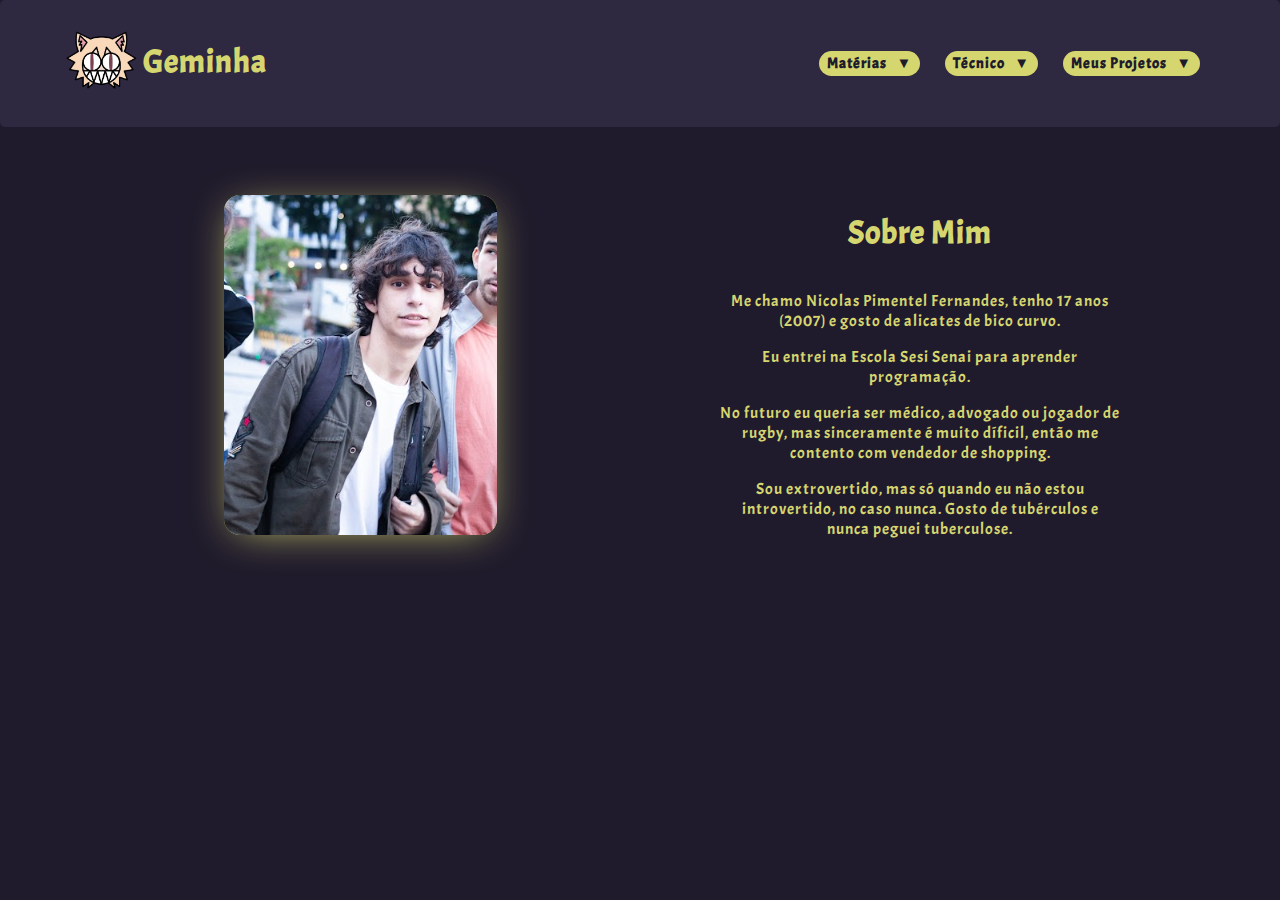
<file: index.html>
<!DOCTYPE html>
<html lang="en">
<head>
    <meta charset="UTF-8">
    <meta name="viewport" content="width=device-width, initial-scale=1.0">
    <title>Portfolio Gemal</title>
    <link rel="stylesheet" href="style.css">
</head>
<body>
    <header>
        <div class="gemdiva">
            <a href="index.html"> <img src="gemagens/logo.png" alt="Logo" class="gemlogo"></a> 
            <h1>Geminha</h1>
        </div>
        <nav>
            <ul>
                 <div class="paste-button">
                    <button class="button">Matérias &nbsp; ▼</button>
                    <div class="dropdown-content"> 
                    <a href="materias/humanas.html" class="gem1">Humanas</a>
                    <a href="materias/linguagens.html" class="gem2">Linguagens</a>
                    <a href="materias/matematica.html" class="gem2">Matemática</a>
                    <a href="materias/natureza.html" class="gem3">Natureza</a>
                    </div>
                  </div>
                  <div class="paste-button">
                    <button class="button">Técnico &nbsp; ▼</button>
                    <div class="dropdown-content"> 
                    <a href="tecnico/banco.html" class="gem1">Banco de Dados</a>
                    <a href="tecnico/desenvolv.html" class="gem2">Desenvolvimento de Sistemas</a>
                    <a href="tecnico/implanta.html" class="gem2">Implantação e Manutenção de Sistemas</a>
                    <a href="tecnico/mode.html" class="gem2">Modelagem de Sistemas</a>
                    <a href="../tecnico/teste.html" class="gem2">Teste de Sistemas</a>
                    <a href="https://docs.google.com/document/d/15PEaZbfwAQTMQNyluL918mG1O6o7k94fG2k2cEOFBBo/edit?usp=sharing" class="gem3">Projetos Próprios</a>
                    </div>
                  </div>
                  <div class="paste-button">
                    <button class="button">Meus Projetos &nbsp; ▼</button>
                    <div class="dropdown-content"> 
                    <a href="https://docs.google.com/document/d/1ASHefqeDinNM9ug_vU15k3RAyjAckNn4OVEjFodsIhk/edit?usp=sharing" class="gem1">Hunter X Hunter RPG</a>
                    <a href="https://docs.google.com/document/d/1JSsfu6dkbZevFYMJ7hnGMcbfyiMViSofcXL0ELH0e8w/edit?usp=sharing" class="gem2">Magias & Bruxarias</a>
                    <a href="https://docs.google.com/document/d/1jPvqGOL6-XljgvyHxgCTBGMi8Ci_qanh73GZWkjIrTs/edit?usp=sharing" class="gem2">Chainsaw Man RPG</a>
                    <a href="https://docs.google.com/document/d/16K2_RzJkYmVitFfZHU4jAYVYEcnP89MSzhfIQ3HKmjY/edit?usp=sharing" class="gem2">Medo e Fome</a>
                    <a href="https://docs.google.com/document/d/1y_OFkpsmvB6aFCZy2YbVPeG0zuLxpmu2Yv5PKYjZX4g/edit?usp=sharing" class="gem2">Bleach</a>
                    <a href="https://open.spotify.com/intl-pt/artist/21lJIgXMmUZ24rrCIu3e4i" class="gem2">Verde Menta</a>
                    <a href="https://docs.google.com/document/d/1EvNj6PvHyrMWGt51IReAk2CWZysHSwudgE-PD4tmt3U/edit?usp=sharing" class="gem3">Gehenna</a>
                    </div>
            </ul>
        </nav>
    </header>
    <div class="gema" style="margin-top: 4rem;">
        <div>
            <img class="gemb" src="gemagens/geminhaeu.png" alt="Minha Foto">
        </div>
        <div>
            <h1>Sobre Mim</h1>
            <p>Me chamo Nicolas Pimentel Fernandes, tenho 17 anos (2007) e gosto de alicates de bico curvo.</p>
            <p>Eu entrei na Escola Sesi Senai para aprender programação.</p>
            <p>No futuro eu queria ser médico, advogado ou jogador de rugby, mas sinceramente é muito díficil, então me contento com vendedor de shopping.</p>
            <p>Sou extrovertido, mas só quando eu não estou introvertido, no caso nunca. Gosto de tubérculos e nunca peguei tuberculose.</p>
        </div>
    </div>
    <footer>

    </footer>
</body>
</html>
</file>
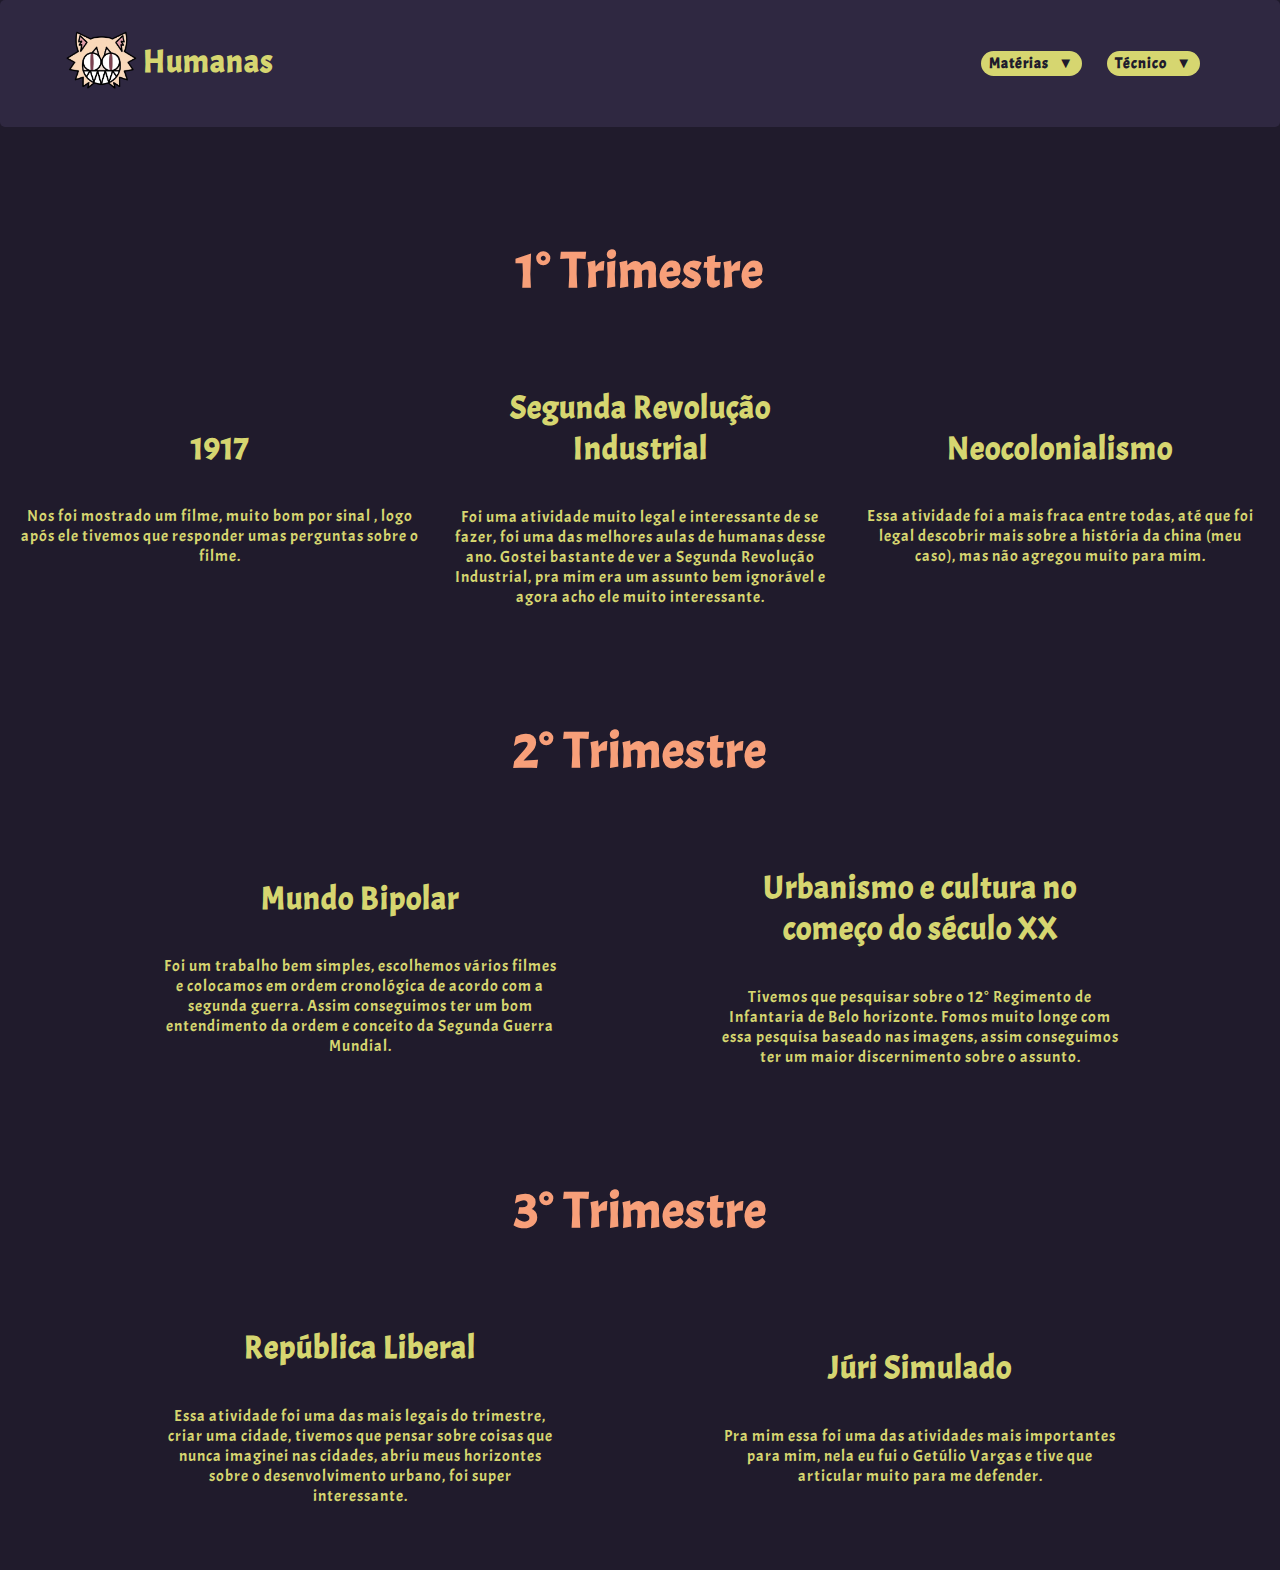
<file: materias/humanas.html>
<!DOCTYPE html>
<html lang="en">
<head>
    <meta charset="UTF-8">
    <meta name="viewport" content="width=device-width, initial-scale=1.0">
    <title>Humanas</title>
    <link rel="stylesheet" href="../style.css">
</head>
<body>
    <header>
        <div class="gemdiva">
            <a href="../index.html"> <img src="../gemagens/logo.png" alt="Logo" class="gemlogo"></a> 
            <h1>Humanas</h1>
        </div>
        <nav>
            <ul>
                 <div class="paste-button">
                    <button class="button">Matérias &nbsp; ▼</button>
                    <div class="dropdown-content"> 
                    <a href="humanas.html" class="gem1">Humanas</a>
                    <a href="linguagens.html" class="gem2">Linguagens</a>
                    <a href="matematica.html" class="gem2">Matemática</a>
                    <a href="natureza.html" class="gem3">Natureza</a>
                    </div>
                  </div>
                  <div class="paste-button">
                    <button class="button">Técnico &nbsp; ▼</button>
                    <div class="dropdown-content"> 
                    <a href="../tecnico/banco.html" class="gem1">Banco de Dados</a>
                    <a href="../tecnico/desenvolv.html" class="gem2">Desenvolvimento de Sistemas</a>
                    <a href="../tecnico/implanta.html" class="gem2">Implantação e Manutenção de Sistemas</a>
                    <a href="../tecnico/mode.html" class="gem2">Modelagem de Sistemas</a>
                    <a href="../tecnico/progdeapp.html" class="gem2">Programação de Aplicativos</a>
                    <a href="../tecnico/teste.html" class="gem2">Teste de Sistemas</a>
                    <a href="https://docs.google.com/document/d/15PEaZbfwAQTMQNyluL918mG1O6o7k94fG2k2cEOFBBo/edit?usp=sharing" class="gem3">Projetos Próprios</a>
                    </div>
                  </div>
            </ul>
        </nav>
    </header>
    <div class="gemtri">
        <h1>1° Trimestre</h1>
    </div>
    <div class="gema" style="margin-top: 4rem; text-align: center;">
        <div>
            <a class="gemtrab" href="https://docs.google.com/document/d/1kRDO_NI3e488tere22mqcR0pIIiIqZB4oKxayAZPw7k/edit?usp=sharing"><h1>1917</h1></a>
            <p>Nos foi mostrado um filme, muito bom por sinal , logo após ele tivemos que responder umas perguntas sobre o filme.</p>
        </div>
        <div>
            <a class="gemtrab" href="https://docs.google.com/document/d/1HURtWhEmoLvt9cubi9WrzUvmpRcUoLbpbu_k2BMql9w/edit?usp=sharing"><h1>Segunda Revolução Industrial</h1></a>
            <p>Foi uma atividade muito legal e interessante de se fazer, foi uma das melhores aulas de humanas desse ano. Gostei bastante de ver a Segunda Revolução Industrial, pra mim era um assunto bem ignorável e agora acho ele muito interessante.</p>
        </div>
        <div>
            <a class="gemtrab" href="https://www.canva.com/design/DAF-i2TgMhQ/kiqflSshyiQn1DEHymyT0Q/edit?utm_content=DAF-i2TgMhQ&utm_campaign=designshare&utm_medium=link2&utm_source=sharebutton"><h1>Neocolonialismo</h1></a>
            <p>Essa atividade foi a mais fraca entre todas, até que foi legal descobrir mais sobre a história da china (meu caso), mas não agregou muito para mim.</p>
        </div>
    </div>
    <div class="gemtri">
        <h1>2° Trimestre</h1>
    </div>
    <div class="gema" style="margin-top: 4rem; margin-bottom: 4rem; text-align: center;">
        <div>
            <a class="gemtrab" href="https://www.canva.com/design/DAGNo0av2zU/OLDlTt2abQ5NjYHRZMzKUg/edit?utm_content=DAGNo0av2zU&utm_campaign=designshare&utm_medium=link2&utm_source=sharebutton"><h1>Mundo Bipolar</h1></a>
            <p>Foi um trabalho bem simples, escolhemos vários filmes e colocamos em ordem cronológica de acordo com a segunda guerra. Assim conseguimos ter um bom entendimento da ordem e conceito da Segunda Guerra Mundial.</p>
        </div>
        <div>
            <a class="gemtrab" href="https://docs.google.com/document/d/1-J2iJZ0nZjOpAMAkB6lxJJzokjm7yF0Ml0TSqJNVt9A/edit?usp=sharing"><h1>Urbanismo e cultura no começo do século XX</h1></a>
            <p>Tivemos que pesquisar sobre o 12° Regimento de Infantaria de Belo horizonte. Fomos muito longe com essa pesquisa baseado nas imagens, assim conseguimos ter um maior discernimento sobre o assunto.</p>
        </div>
    </div>
    <div class="gemtri">
        <h1>3° Trimestre</h1>
    </div>
    <div class="gema" style="margin-top: 4rem; margin-bottom: 4rem; text-align: center;">
        <div>
            <a class="gemtrab" href="https://docs.google.com/document/d/1SNiYh6FSjw-SBZzZ-p-utT9Pb9gmylJyuKuhh5rdr7U/edit?usp=sharing"><h1>República Liberal</h1></a>
            <p>Essa atividade foi uma das mais legais do trimestre, criar uma cidade, tivemos que pensar sobre coisas que nunca imaginei nas cidades, abriu meus horizontes sobre o desenvolvimento urbano, foi super interessante.</p>
        </div>
        <div>
            <a class="gemtrab" href="https://docs.google.com/document/d/1yNx8DUlCYSnM_rLrVrnbqPm6Bm_yo96GSNpTl2YJH1o/edit?usp=sharing"><h1>Júri Simulado</h1></a>
            <p>Pra mim essa foi uma das atividades mais importantes para mim, nela eu fui o Getúlio Vargas e tive que articular muito para me defender.</p>
        </div>
    </div>    
</body>
</html>
</file>
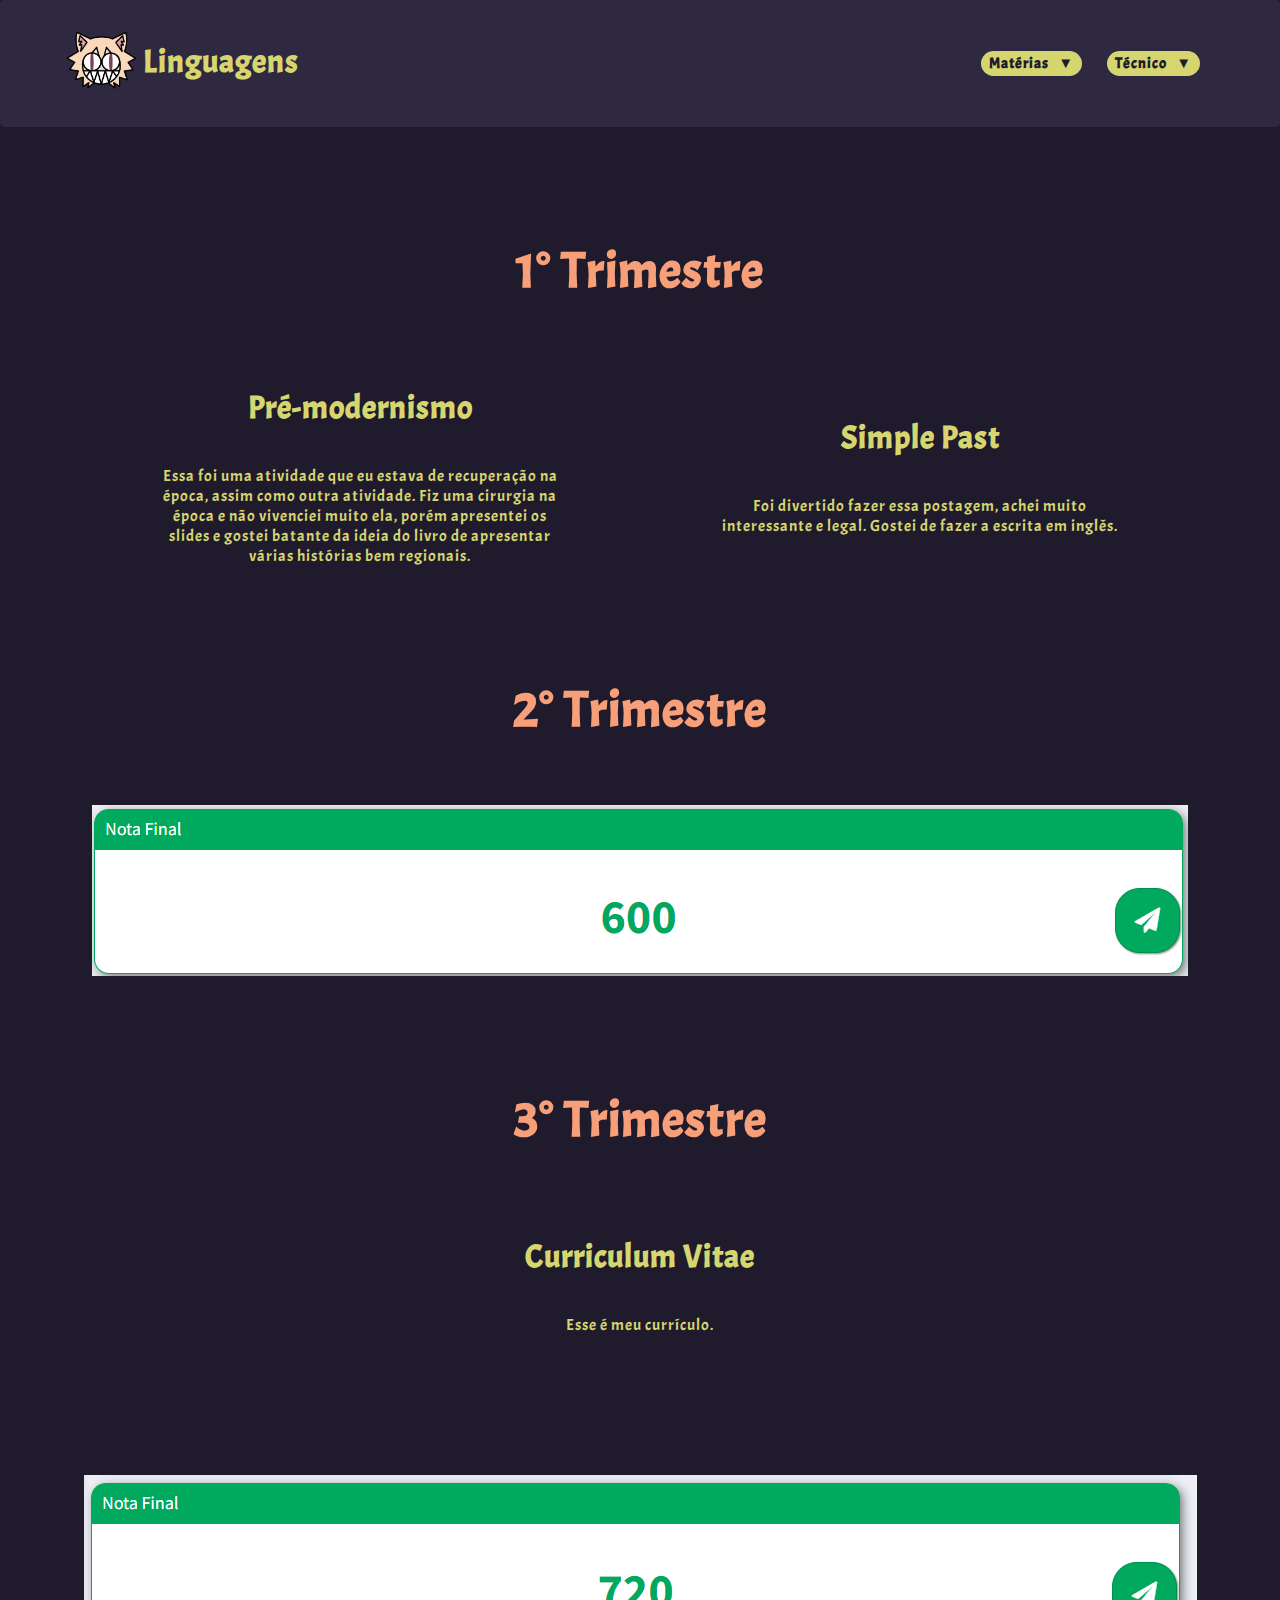
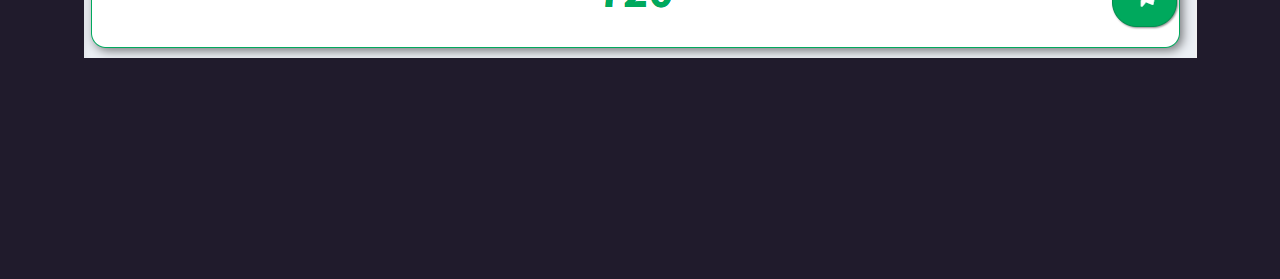
<file: materias/linguagens.html>
<!DOCTYPE html>
<html lang="en">
<head>
    <meta charset="UTF-8">
    <meta name="viewport" content="width=device-width, initial-scale=1.0">
    <title>Linguagens</title>
    <link rel="stylesheet" href="../style.css">
</head>
<body>
    <header>
        <div class="gemdiva">
            <a href="../index.html"> <img src="../gemagens/logo.png" alt="Logo" class="gemlogo"></a> 
            <h1>Linguagens</h1>
        </div>
        <nav>
            <ul>
                 <div class="paste-button">
                    <button class="button">Matérias &nbsp; ▼</button>
                    <div class="dropdown-content"> 
                    <a href="humanas.html" class="gem1">Humanas</a>
                    <a href="linguagens.html" class="gem2">Linguagens</a>
                    <a href="matematica.html" class="gem2">Matemática</a>
                    <a href="natureza.html" class="gem3">Natureza</a>
                    </div>
                  </div>
                  <div class="paste-button">
                    <button class="button">Técnico &nbsp; ▼</button>
                    <div class="dropdown-content"> 
                    <a href="../tecnico/banco.html" class="gem1">Banco de Dados</a>
                    <a href="../tecnico/desenvolv.html" class="gem2">Desenvolvimento de Sistemas</a>
                    <a href="../tecnico/implanta.html" class="gem2">Implantação e Manutenção de Sistemas</a>
                    <a href="../tecnico/mode.html" class="gem2">Modelagem de Sistemas</a>
                    <a href="../tecnico/progdeapp.html" class="gem2">Programação de Aplicativos</a>
                    <a href="../tecnico/teste.html" class="gem2">Teste de Sistemas</a>
                    <a href="https://docs.google.com/document/d/15PEaZbfwAQTMQNyluL918mG1O6o7k94fG2k2cEOFBBo/edit?usp=sharing" class="gem3">Projetos Próprios</a>
                    </div>
                  </div>
            </ul>
        </nav>
    </header>
    <div class="gemtri">
        <h1>1° Trimestre</h1>
    </div>
    <div class="gema" style="margin-top: 4rem; text-align: center;">
        <div>
            <a class="gemtrab" href="https://www.canva.com/design/DAF9m5mYvm8/elhwsFHhpMHQ_svEYeyC-A/edit?utm_content=DAF9m5mYvm8&utm_campaign=designshare&utm_medium=link2&utm_source=sharebutton"><h1>Pré-modernismo</h1></a>
            <p>Essa foi uma atividade que eu estava de recuperação na época, assim como outra atividade. Fiz uma cirurgia na época e não vivenciei muito ela, porém apresentei os slides e gostei batante da ideia do livro de apresentar várias histórias bem regionais.</p>
        </div>
        <div>
            <a class="gemtrab" href="https://drive.google.com/file/d/1GO4s3S6T0mZZMRZ0NkwVADMr-ggJQ5kV/view?usp=sharing"><h1>Simple Past</h1></a>
            <p>Foi divertido fazer essa postagem, achei muito interessante e legal. Gostei de fazer a escrita em inglês.</p>
        </div>
    </div>
    <div class="gemtri">
        <h1>2° Trimestre</h1>
    </div>
    <div class="gema" style="margin-top: 4rem; margin-bottom: 4rem; text-align: center;">
        <div>
            <img src="../gemagens/do used call me on my cellphone.png">
        </div>
    </div>
    <div class="gemtri">
        <h1>3° Trimestre</h1>
    </div>
    <div class="gema" style="margin-top: 4rem; text-align: center;">
        <div>
            <a class="gemtrab" href="https://www.canva.com/design/DAGW1mciDPs/-f7_WZdQvFTv0b6DEY82GQ/edit?utm_content=DAGW1mciDPs&utm_campaign=designshare&utm_medium=link2&utm_source=sharebutton"><h1>Curriculum Vitae</h1></a>
            <p>Esse é meu currículo.</p>
        </div>
        <div class="gemesp">  
            <div>
            <img src="../gemagens/e que hoje vai ter festinha aqui dentro do meu barraco vou te arrastar pro beco vai ser sequencia de vapo.png">
        </div>
    </div>
    <div class="gemtri">  
</body>
</html>
</file>
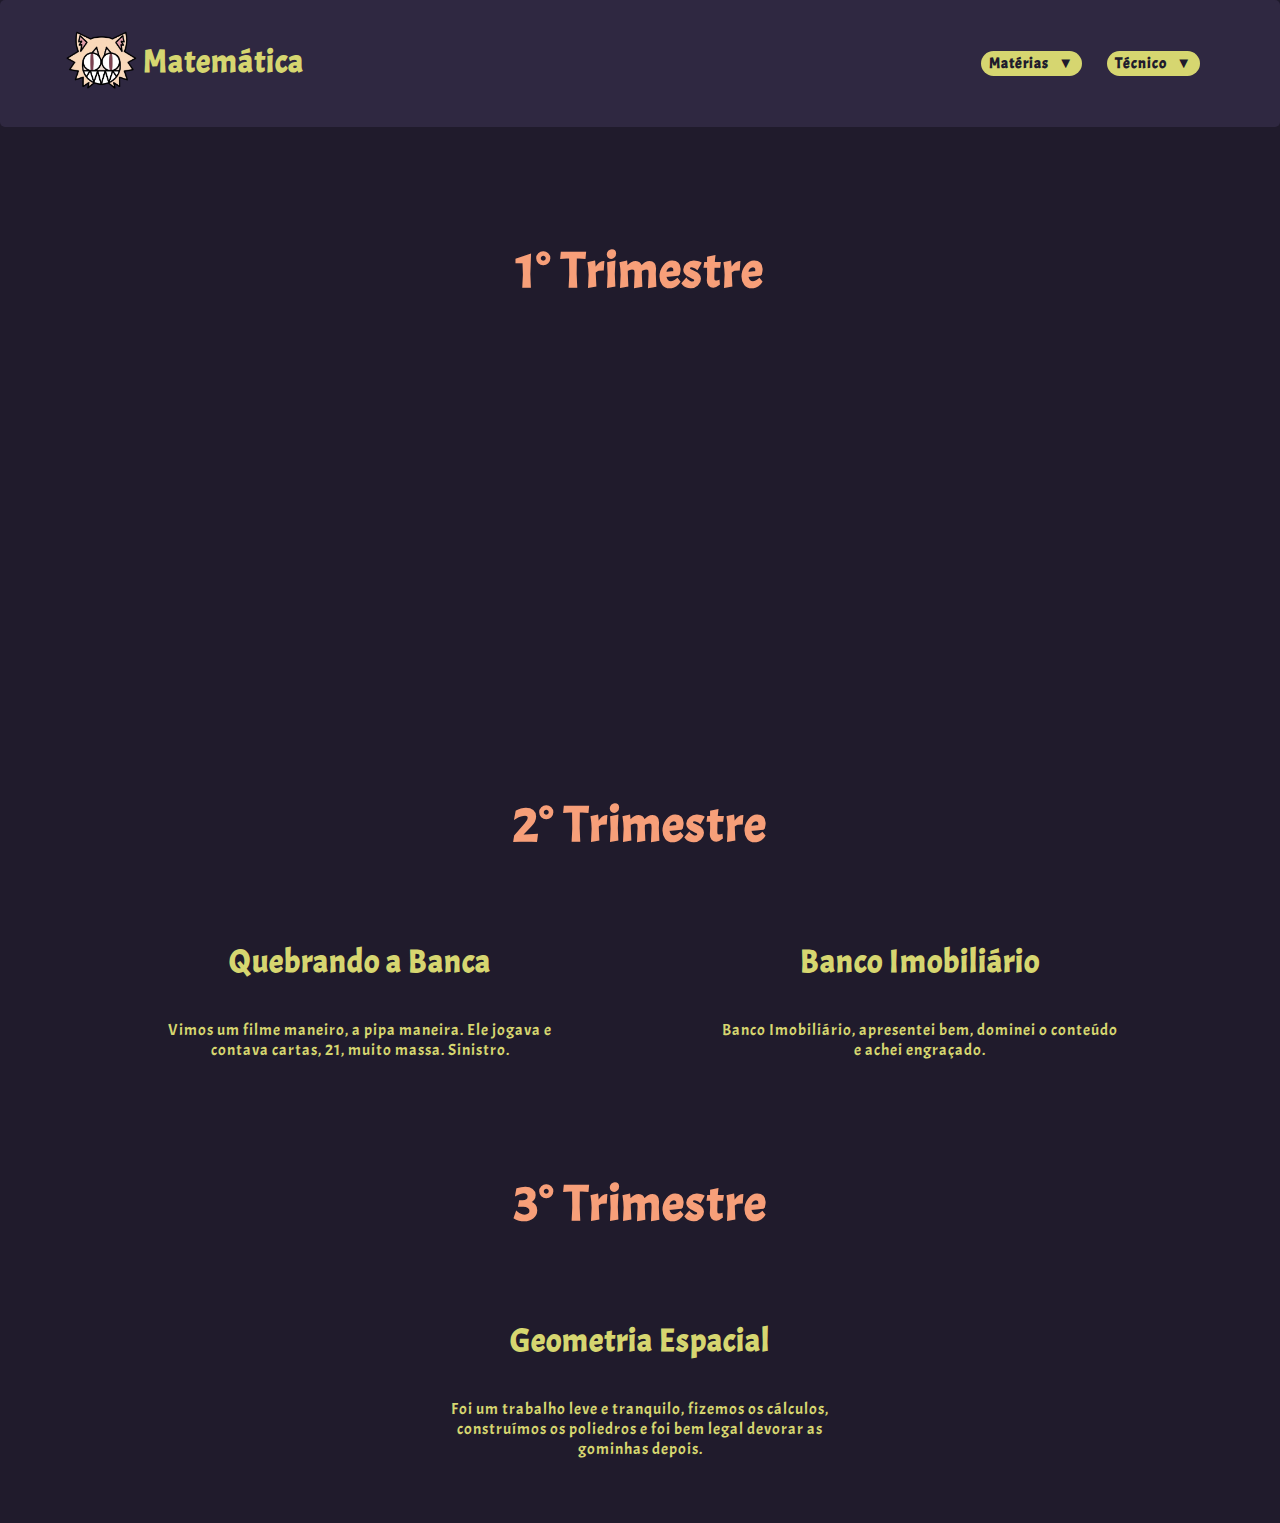
<file: materias/matematica.html>
<!DOCTYPE html>
<html lang="en">
<head>
    <meta charset="UTF-8">
    <meta name="viewport" content="width=device-width, initial-scale=1.0">
    <title>Matematica</title>
    <link rel="stylesheet" href="../style.css">
</head>
<body>
    <header>
        <div class="gemdiva">
            <a href="../index.html"> <img src="../gemagens/logo.png" alt="Logo" class="gemlogo"></a> 
            <h1>Matemática</h1>
        </div>
        <nav>
            <ul>
                 <div class="paste-button">
                    <button class="button">Matérias &nbsp; ▼</button>
                    <div class="dropdown-content"> 
                    <a href="humanas.html" class="gem1">Humanas</a>
                    <a href="linguagens.html" class="gem2">Linguagens</a>
                    <a href="matematica.html" class="gem2">Matemática</a>
                    <a href="natureza.html" class="gem3">Natureza</a>
                    </div>
                  </div>
                  <div class="paste-button">
                    <button class="button">Técnico &nbsp; ▼</button>
                    <div class="dropdown-content"> 
                    <a href="../tecnico/banco.html" class="gem1">Banco de Dados</a>
                    <a href="../tecnico/desenvolv.html" class="gem2">Desenvolvimento de Sistemas</a>
                    <a href="../tecnico/implanta.html" class="gem2">Implantação e Manutenção de Sistemas</a>
                    <a href="../tecnico/mode.html" class="gem2">Modelagem de Sistemas</a>
                    <a href="../tecnico/progdeapp.html" class="gem2">Programação de Aplicativos</a>
                    <a href="../tecnico/teste.html" class="gem2">Teste de Sistemas</a>
                    <a href="https://docs.google.com/document/d/15PEaZbfwAQTMQNyluL918mG1O6o7k94fG2k2cEOFBBo/edit?usp=sharing" class="gem3">Projetos Próprios</a>
                    </div>
                  </div>
            </ul>
        </nav>
    </header>
    <div class="gemtri">
        <h1>1° Trimestre</h1>
    </div>
    <div class="gema" style="margin-top: 4rem; text-align: center;">
        <div>
            <iframe width="560" height="315" src="https://www.youtube.com/embed/PShHaAG2cgA?si=sdDNPdy3fUSR2l-B" title="YouTube video player" frameborder="0" allow="accelerometer; autoplay; clipboard-write; encrypted-media; gyroscope; picture-in-picture; web-share" referrerpolicy="strict-origin-when-cross-origin" allowfullscreen></iframe>
        </div>
    </div>
    <div class="gemtri">
        <h1>2° Trimestre</h1>
    </div>
    <div class="gema" style="margin-top: 4rem; margin-bottom: 4rem; text-align: center;">
        <div>
            <a class="gemtrab" href="https://docs.google.com/document/d/1U3i_5LvwkhBfFmEJ4blG15UuaR21kSyYIgd2Jgc_T-k/edit?usp=sharing"><h1>Quebrando a Banca</h1></a>
            <p>Vimos um filme maneiro, a pipa maneira. Ele jogava e contava cartas, 21, muito massa. Sinistro.</p>
        </div>
        <div>
            <a class="gemtrab" href="https://www.canva.com/design/DAGJ_t-e_Hg/TJNEScDs5Qp0NshrHkBilQ/view?utm_content=DAGJ_t-e_Hg&utm_campaign=designshare&utm_medium=link&utm_source=editor"><h1>Banco Imobiliário</h1></a>
            <p>Banco Imobiliário, apresentei bem, dominei o conteúdo e achei engraçado.</p>
        </div>
    </div>
    <div class="gemtri">
        <h1>3° Trimestre</h1>
    </div>
    <div class="gema" style="margin-top: 4rem; margin-bottom: 4rem; text-align: center;">
        <div>
            <a class="gemtrab" href="https://www.canva.com/design/DAGVzvUi_ug/ZlZnNFwQgJ5vgtNMoVEIug/edit?utm_content=DAGVzvUi_ug&utm_campaign=designshare&utm_medium=link2&utm_source=sharebutton"><h1>Geometria Espacial</h1></a>
            <p>Foi um trabalho leve e tranquilo, fizemos os cálculos, construímos os poliedros e foi bem legal devorar as gominhas depois.</p>
        </div>
</body>
</html>
</file>
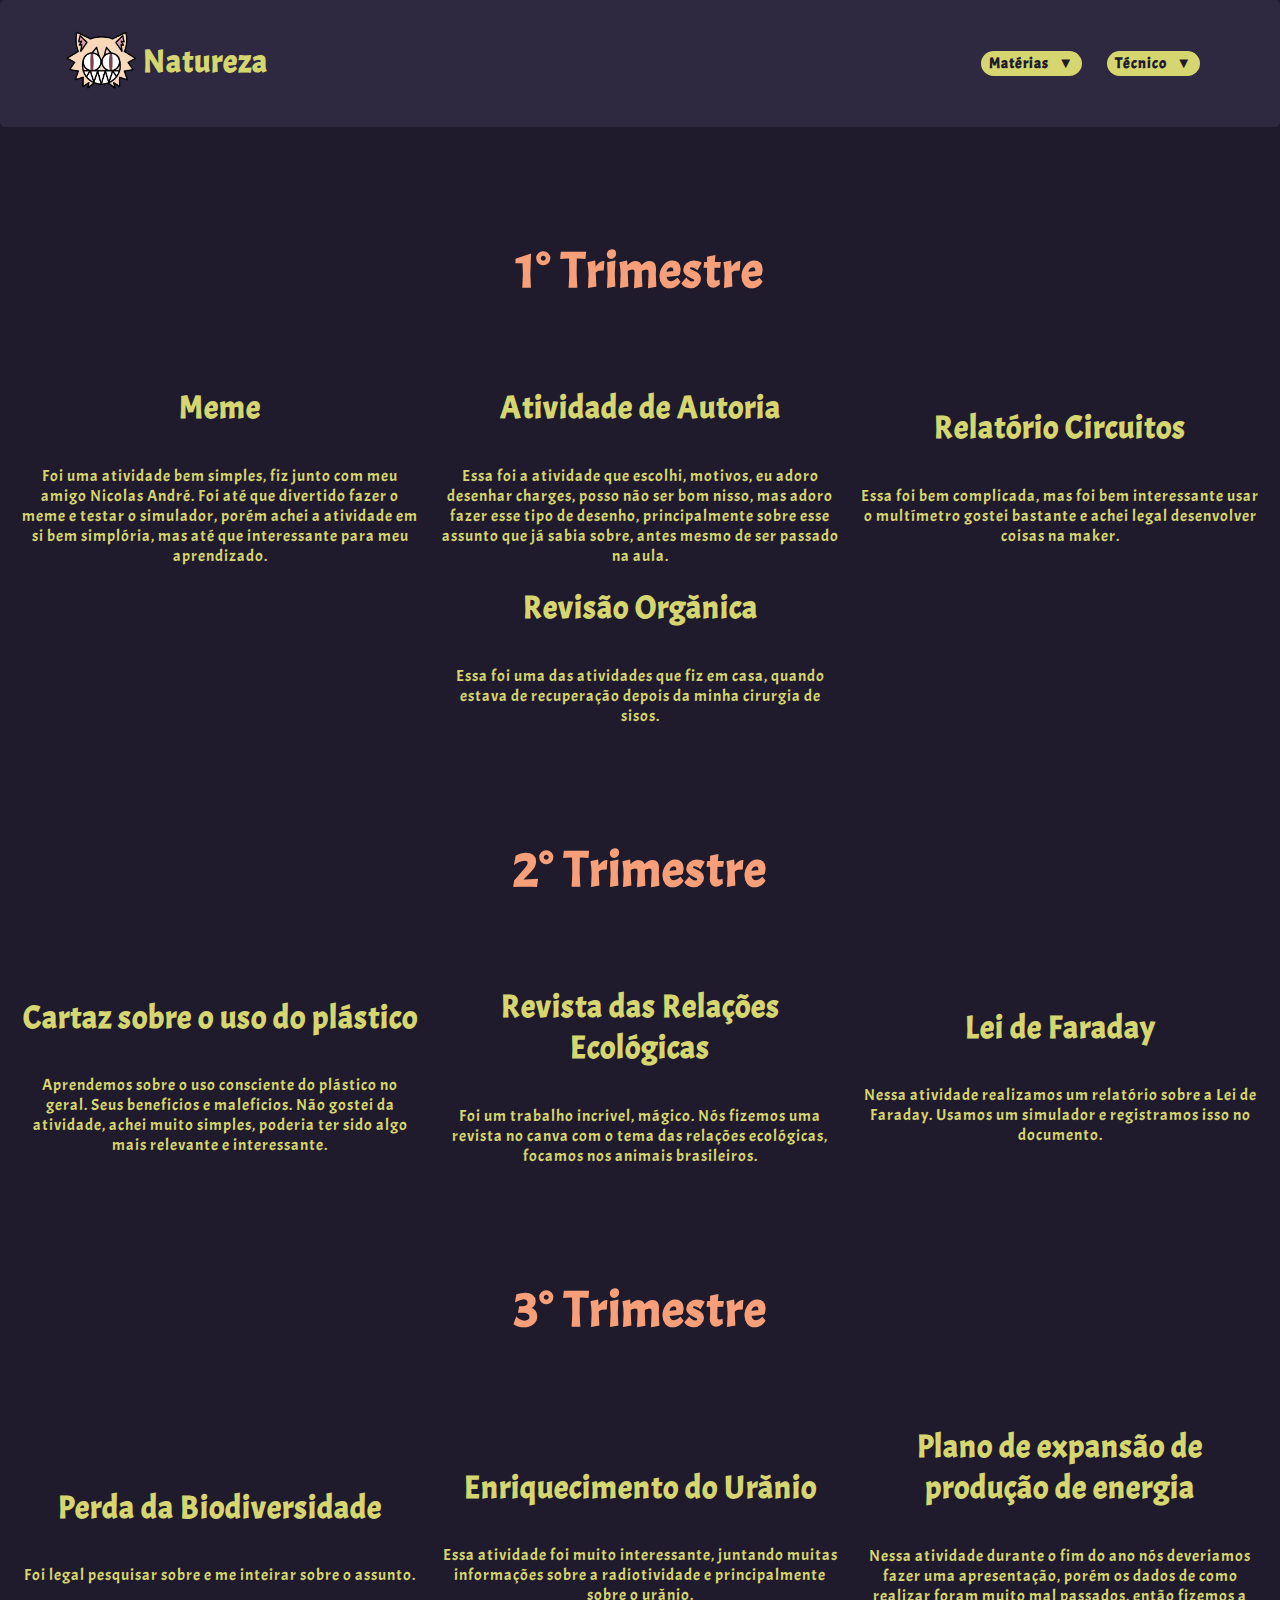
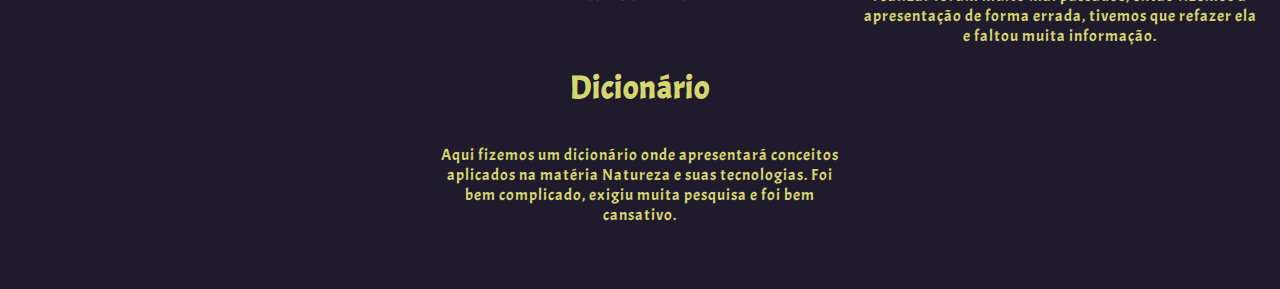
<file: materias/natureza.html>
<!DOCTYPE html>
<html lang="en">
<head>
    <meta charset="UTF-8">
    <meta name="viewport" content="width=device-width, initial-scale=1.0">
    <title>Natureza</title>
    <link rel="stylesheet" href="../style.css">
</head>
<body>
    <header>
        <div class="gemdiva">
            <a href="../index.html"> <img src="../gemagens/logo.png" alt="Logo" class="gemlogo"></a> 
            <h1>Natureza</h1>
        </div>
        <nav>
            <ul>
                 <div class="paste-button">
                    <button class="button">Matérias &nbsp; ▼</button>
                    <div class="dropdown-content"> 
                    <a href="humanas.html" class="gem1">Humanas</a>
                    <a href="linguagens.html" class="gem2">Linguagens</a>
                    <a href="matematica.html" class="gem2">Matemática</a>
                    <a href="natureza.html" class="gem3">Natureza</a>
                    </div>
                  </div>
                  <div class="paste-button">
                    <button class="button">Técnico &nbsp; ▼</button>
                    <div class="dropdown-content"> 
                    <a href="../tecnico/banco.html" class="gem1">Banco de Dados</a>
                    <a href="../tecnico/desenvolv.html" class="gem2">Desenvolvimento de Sistemas</a>
                    <a href="../tecnico/implanta.html" class="gem2">Implantação e Manutenção de Sistemas</a>
                    <a href="../tecnico/mode.html" class="gem2">Modelagem de Sistemas</a>
                    <a href="../tecnico/progdeapp.html" class="gem2">Programação de Aplicativos</a>
                    <a href="../tecnico/teste.html" class="gem2">Teste de Sistemas</a>
                    <a href="https://docs.google.com/document/d/15PEaZbfwAQTMQNyluL918mG1O6o7k94fG2k2cEOFBBo/edit?usp=sharing" class="gem3">Projetos Próprios</a>
                    </div>
                  </div>
            </ul>
        </nav>
    </header>
    <div class="gemtri">
        <h1>1° Trimestre</h1>
    </div>
    <div class="gema" style="margin-top: 4rem; text-align: center;">
        <div>
            <a class="gemtrab" href="https://docs.google.com/document/d/1_V0iqyujcKTqb9tY4NkiGyxw6-4EsVNt8YgR7i5y0MI/edit?usp=sharing"><h1>Meme</h1></a>
            <p>Foi uma atividade bem simples, fiz junto com meu amigo Nicolas André. Foi até que divertido fazer o meme e testar o simulador, porém achei a atividade em si bem simplória, mas até que interessante para meu aprendizado.</p>
        </div>
        <div>
            <a class="gemtrab" href="https://docs.google.com/document/d/1HURtWhEmoLvt9cubi9WrzUvmpRcUoLbpbu_k2BMql9w/edit?usp=sharing"><h1>Atividade de Autoria</h1></a>
            <p>Essa foi a atividade que escolhi, motivos, eu adoro desenhar charges, posso não ser bom nisso, mas adoro fazer esse tipo de desenho, principalmente sobre esse assunto que já sabia sobre, antes mesmo de ser passado na aula.

            </p>
        </div>
        <div>
            <a class="gemtrab" href="https://docs.google.com/document/d/1_V0iqyujcKTqb9tY4NkiGyxw6-4EsVNt8YgR7i5y0MI/edit?usp=sharing"><h1>Relatório Circuitos</h1></a>
            <p>Essa foi bem complicada, mas foi bem interessante usar o multímetro gostei bastante e achei legal desenvolver coisas na maker.</p>
        </div>
        <div>
            <a class="gemtrab" href="https://www.canva.com/design/DAF9bjy0ZRA/WFyXAZxAii3BdB005VWFdA/edit?utm_content=DAF9bjy0ZRA&utm_campaign=designshare&utm_medium=link2&utm_source=sharebutton"><h1>Revisão Orgânica</h1></a>
            <p>Essa foi uma das atividades que fiz em casa, quando estava de recuperação depois da minha cirurgia de sisos.</p>
        </div>
    </div>
    <div class="gemtri">
        <h1>2° Trimestre</h1>
    </div>
    <div class="gema" style="margin-top: 4rem; margin-bottom: 4rem; text-align: center;">
        <div>
            <a class="gemtrab" href="https://www.canva.com/design/DAGH7kl65ro/EHZ0uKxoJP2Su96ybPbjQA/edit?utm_content=DAGH7kl65ro&utm_campaign=designshare&utm_medium=link2&utm_source=sharebutton"><h1>Cartaz sobre o uso do plástico</h1></a>
            <p>Aprendemos sobre o uso consciente do plástico no geral. Seus beneficios e maleficios. Não gostei da atividade, achei muito simples, poderia ter sido algo mais relevante e interessante.</p>
        </div>
        <div>
            <a class="gemtrab" href="https://www.canva.com/design/DAGGnqEwBR4/Ohu_K-hhMthdg2ihveqp4A/edit?utm_content=DAGGnqEwBR4&utm_campaign=designshare&utm_medium=link2&utm_source=sharebutton"><h1>Revista das Relações Ecológicas</h1></a>
            <p>Foi um trabalho incrivel, mágico. Nós fizemos uma revista no canva com o tema das relações ecológicas, focamos nos animais brasileiros.</p>
        </div>
        <div>
            <a class="gemtrab" href="https://docs.google.com/document/d/1Mmt-X0KvEyZYsvTDy9WNRdQZDyAbS16iEUFERcO2AXQ/edit?usp=sharing"><h1>Lei de Faraday</h1></a>
            <p>Nessa atividade realizamos um relatório sobre a Lei de Faraday. Usamos um simulador e registramos isso no documento.</p>
        </div>
    </div>
    <div class="gemtri">
        <h1>3° Trimestre</h1>
    </div>
    <div class="gema" style="margin-top: 4rem; margin-bottom: 4rem; text-align: center;">
        <div>
            <a class="gemtrab" href="https://gamma.app/docs/Perda-de-Biodiversidade-e32avr3gkvopj7h?authuser=0&mode=doc"><h1>Perda da Biodiversidade</h1></a>
            <p>Foi legal pesquisar sobre e me inteirar sobre o assunto.</p>
        </div>
        <div>
            <a class="gemtrab" href="https://www.canva.com/design/DAGPJpxqIIE/S_JFr-bLmmWUzzT-lRvuNA/edit?utm_content=DAGPJpxqIIE&utm_campaign=designshare&utm_medium=link2&utm_source=sharebutton"><h1>Enriquecimento do Urânio</h1></a>
            <p>Essa atividade foi muito interessante, juntando muitas informações sobre a radiotividade e principalmente sobre o urânio.</p>
        </div>    
        <div>
            <a class="gemtrab" href="https://www.canva.com/design/DAGVtqk5i4E/TEPeiapXAqcq3wcFkwcIrg/edit?utm_content=DAGVtqk5i4E&utm_campaign=designshare&utm_medium=link2&utm_source=sharebutton"><h1>Plano de expansão de produção de energia</h1></a>
            <p>Nessa atividade durante o fim do ano nós deveriamos fazer uma apresentação, porém os dados de como realizar foram muito mal passados, então fizemos a apresentação de forma errada, tivemos que refazer ela e faltou muita informação.</p>
        </div>
        <div>
            <a class="gemtrab" href="https://www.canva.com/design/DAGVD2A9gSE/eEhGmXA-Huo0sfjCRm-EpQ/edit?utm_content=DAGVD2A9gSE&utm_campaign=designshare&utm_medium=link2&utm_source=sharebutton"><h1>Dicionário</h1></a>
            <p>Aqui fizemos um dicionário onde apresentará conceitos aplicados na matéria Natureza e suas tecnologias. Foi bem complicado, exigiu muita pesquisa e foi bem cansativo.</p>
        </div>
</body>
</html>
</file>
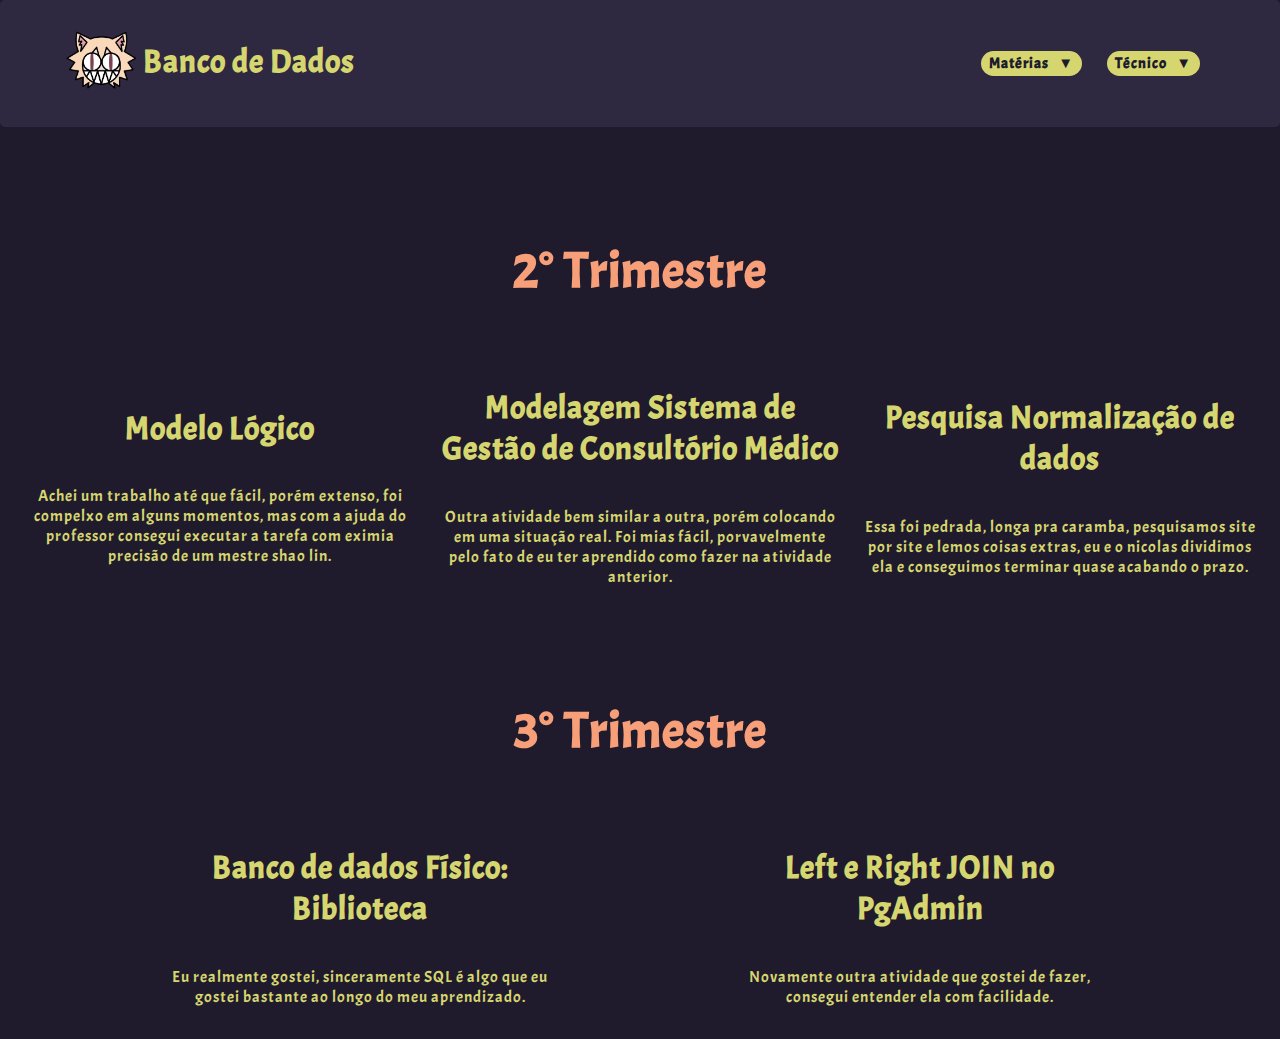
<file: tecnico/banco.html>
<!DOCTYPE html>
<html lang="en">
<head>
    <meta charset="UTF-8">
    <meta name="viewport" content="width=device-width, initial-scale=1.0">
    <title>Banco de Dados</title>
    <link rel="stylesheet" href="../style.css">
</head>
<body>
    <header>
        <div class="gemdiva">
            <a href="../index.html"> <img src="../gemagens/logo.png" alt="Logo" class="gemlogo"></a> 
            <h1>Banco de Dados</h1>
        </div>
        <nav>
            <ul>
                 <div class="paste-button">
                    <button class="button">Matérias &nbsp; ▼</button>
                    <div class="dropdown-content"> 
                    <a href="../materias/humanas.html" class="gem1">Humanas</a>
                    <a href="../materias/linguagens.html" class="gem2">Linguagens</a>
                    <a href="../materias/matematica.html" class="gem2">Matemática</a>
                    <a href="../materias/natureza.html" class="gem3">Natureza</a>
                    </div>
                  </div>
                  <div class="paste-button">
                    <button class="button">Técnico &nbsp; ▼</button>
                    <div class="dropdown-content"> 
                    <a href="../tecnico/banco.html" class="gem1">Banco de Dados</a>
                    <a href="../tecnico/desenvolv.html" class="gem2">Desenvolvimento de Sistemas</a>
                    <a href="../tecnico/implanta.html" class="gem2">Implantação e Manutenção de Sistemas</a>
                    <a href="../tecnico/mode.html" class="gem2">Modelagem de Sistemas</a>
                    <a href="../tecnico/progdeapp.html" class="gem2">Programação de Aplicativos</a>
                    <a href="../tecnico/teste.html" class="gem2">Teste de Sistemas</a>
                    <a href="https://docs.google.com/document/d/15PEaZbfwAQTMQNyluL918mG1O6o7k94fG2k2cEOFBBo/edit?usp=sharing" class="gem3">Projetos Próprios</a>
                    </div>
                  </div>
            </ul>
        </nav>
    </header>
    <div class="gemtri">
        <h1>2° Trimestre</h1>
    </div>
    <div class="gema" style="margin-top: 4rem; text-align: center;">
        <div>
            <a class="gemtrab" href=https://docs.google.com/document/d/1g9ZbwTYJx8_lUOXVr_tHrFT3oPkdzqEN3U4uNvub6LM/edit?usp=sharing><h1>Modelo Lógico</h1></a>
            <p>Achei um trabalho até que fácil, porém extenso, foi compelxo em alguns momentos, mas com a ajuda do professor consegui executar a tarefa com eximia precisão de um mestre shao lin.</p>
        </div>
        <div>
            <a class="gemtrab" href="https://docs.google.com/document/d/1SCVh63bCcjtBmqyKVl07woSyUKkXUUfIs-QUTwp_eSk/edit?usp=sharing"><h1>Modelagem Sistema de Gestão de Consultório Médico</h1></a>
            <p>Outra atividade bem similar a outra, porém colocando em uma situação real. Foi mias fácil, porvavelmente pelo fato de eu ter aprendido como fazer na atividade anterior.</p>
        </div>
        <div>
            <a class="gemtrab" href="https://docs.google.com/document/d/1S7YBdVfFgK93FL0nNeCwlCWin6k3713HaX3PNR7zbU8/edit?usp=sharing"><h1>Pesquisa Normalização de dados</h1></a>
            <p>Essa foi pedrada, longa pra caramba, pesquisamos site por site e lemos coisas extras, eu e o nicolas dividimos ela e conseguimos terminar quase acabando o prazo.</p>
        </div>
    </div>
    <div class="gemtri">
        <h1>3° Trimestre</h1>
    </div>
    <div class="gema" style="margin-top: 4rem; text-align: center;">
        <div>
            <a class="gemtrab" href=https://docs.google.com/document/d/1cs8E2aC_yr7wm0xI07uRkNqVc-KO1QdwlFm3JoGg5HA/edit?usp=sharing><h1>Banco de dados Físico: Biblioteca</h1></a>
            <p>Eu realmente gostei, sinceramente SQL é algo que eu gostei bastante ao longo do meu aprendizado.</p>
        </div>
        <div>
            <a class="gemtrab" href=https://drive.google.com/file/d/1IXjRKF7QaKY1T1SLM9ahd-pU5foHOmT6/view?usp=sharing><h1>Left e Right JOIN no PgAdmin</h1></a>
            <p>Novamente outra atividade que gostei de fazer, consegui entender ela com facilidade.</p>
        </div>
    </div>
    <div class="gemesp">
</body>
</html>
</file>
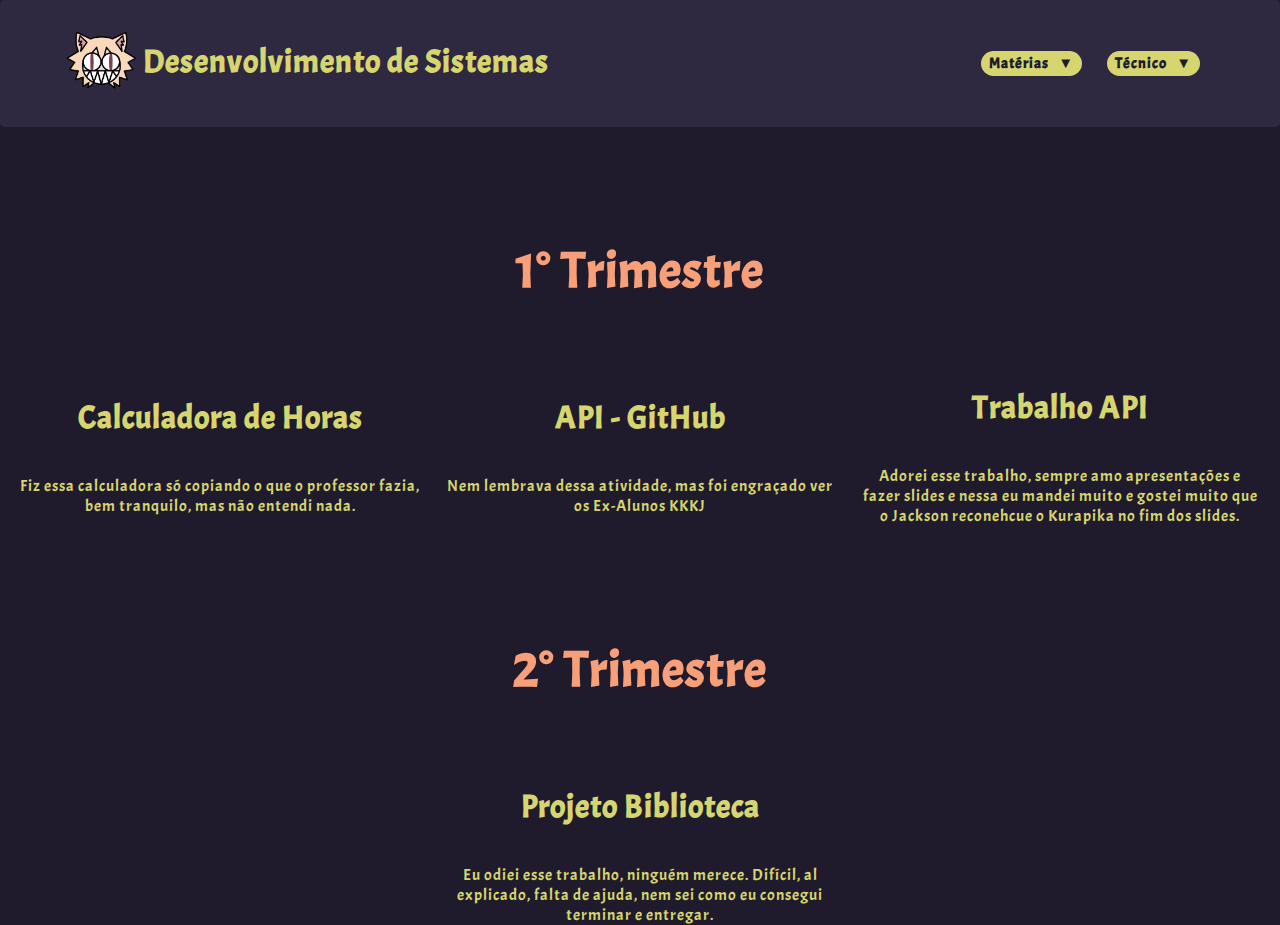
<file: tecnico/desenvolv.html>
<!DOCTYPE html>
<html lang="en">
<head>
    <meta charset="UTF-8">
    <meta name="viewport" content="width=device-width, initial-scale=1.0">
    <title>Desenvolvimento de Sistemas</title>
    <link rel="stylesheet" href="../style.css">
</head>
<body>
    <header>
        <div class="gemdiva">
            <a href="../index.html"> <img src="../gemagens/logo.png" alt="Logo" class="gemlogo"></a> 
            <h1>Desenvolvimento de Sistemas</h1>
        </div>
        <nav>
            <ul>
                 <div class="paste-button">
                    <button class="button">Matérias &nbsp; ▼</button>
                    <div class="dropdown-content"> 
                    <a href="../materias/humanas.html" class="gem1">Humanas</a>
                    <a href="../materias/linguagens.html" class="gem2">Linguagens</a>
                    <a href="../materias/matematica.html" class="gem2">Matemática</a>
                    <a href="../materias/natureza.html" class="gem3">Natureza</a>
                    </div>
                  </div>
                  <div class="paste-button">
                    <button class="button">Técnico &nbsp; ▼</button>
                    <div class="dropdown-content"> 
                    <a href="../tecnico/banco.html" class="gem1">Banco de Dados</a>
                    <a href="../tecnico/desenvolv.html" class="gem2">Desenvolvimento de Sistemas</a>
                    <a href="../tecnico/implanta.html" class="gem2">Implantação e Manutenção de Sistemas</a>
                    <a href="../tecnico/mode.html" class="gem2">Modelagem de Sistemas</a>
                    <a href="../tecnico/progdeapp.html" class="gem2">Programação de Aplicativos</a>
                    <a href="../tecnico/teste.html" class="gem2">Teste de Sistemas</a>
                    <a href="https://docs.google.com/document/d/15PEaZbfwAQTMQNyluL918mG1O6o7k94fG2k2cEOFBBo/edit?usp=sharing" class="gem3">Projetos Próprios</a>
                    </div>
                  </div>
            </ul>
        </nav>
    </header>
    <div class="gemtri">
        <h1>1° Trimestre</h1>
    </div>
    <div class="gema" style="margin-top: 4rem; text-align: center;">    
        <div>
            <a class="gemtrab" href=https://github.com/NickZen0/Geminha-3B-Calculadora-de-Horas><h1>Calculadora de Horas</h1></a>
            <p>Fiz essa calculadora só copiando o que o professor fazia, bem tranquilo, mas não entendi nada.</p>
        </div>
        <div>
            <a class="gemtrab" href="https://github.com/NickZen0/Gemilho-para-o-mundo?authuser=1"><h1>API - GitHub</h1></a>
            <p>Nem lembrava dessa atividade, mas foi engraçado ver os Ex-Alunos KKKJ</p>
        </div>
        <div>
            <a class="gemtrab" href="https://www.canva.com/design/DAF-euhsLlM/-4AdmpXuYHFsCaSxP0WErQ/edit?utm_content=DAF-euhsLlM&utm_campaign=designshare&utm_medium=link2&utm_source=sharebutton"><h1>Trabalho API</h1></a>
            <p>Adorei esse trabalho, sempre amo apresentações e fazer slides e nessa eu mandei muito e gostei muito que o Jackson reconehcue o Kurapika no fim dos slides.</p>
        </div>
    </div>
    <div class="gemtri">
        <h1>2° Trimestre</h1>
    </div>
    <div class="gema" style="margin-top: 4rem; text-align: center;">    
        <div>
            <a class="gemtrab" href="https://drive.google.com/file/d/1TdojbTdPcyt_pe3verjQba6mCjTH2Rmi/view"><h1>Projeto Biblioteca</h1></a>
            <p>Eu odiei esse trabalho, ninguém merece. Difícil, al explicado, falta de ajuda, nem sei como eu consegui terminar e entregar.</p>
        </div>
</body>
</html>
</file>
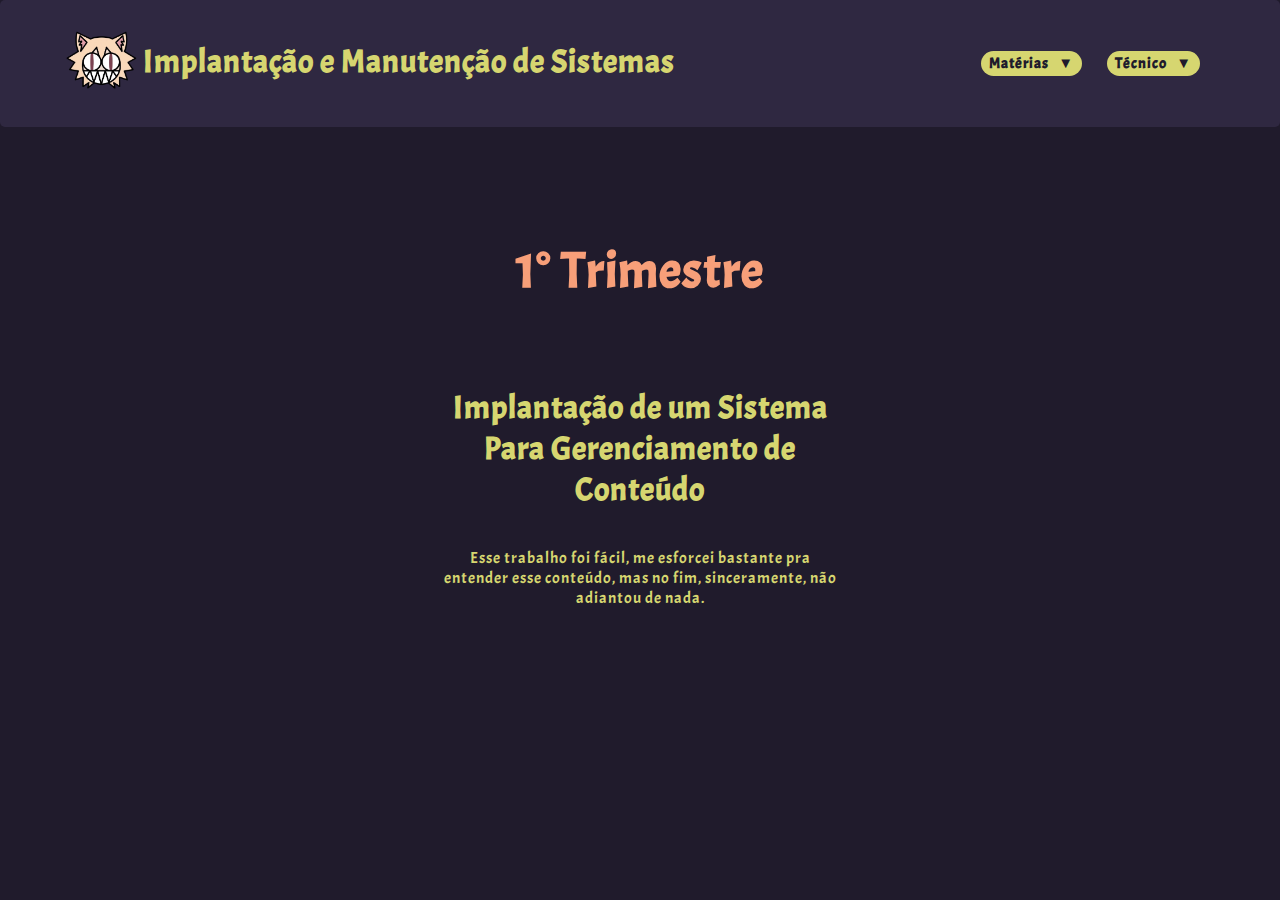
<file: tecnico/implanta.html>
<!DOCTYPE html>
<html lang="en">
<head>
    <meta charset="UTF-8">
    <meta name="viewport" content="width=device-width, initial-scale=1.0">
    <title>Implantação e Manutenção de Sistemas</title>
    <link rel="stylesheet" href="../style.css">
</head>
<body>
    <header>
        <div class="gemdiva">
            <a href="../index.html"> <img src="../gemagens/logo.png" alt="Logo" class="gemlogo"></a> 
            <h1>Implantação e Manutenção de Sistemas</h1>
        </div>
        <nav>
            <ul>
                 <div class="paste-button">
                    <button class="button">Matérias &nbsp; ▼</button>
                    <div class="dropdown-content"> 
                    <a href="../materias/humanas.html" class="gem1">Humanas</a>
                    <a href="../materias/linguagens.html" class="gem2">Linguagens</a>
                    <a href="../materias/matematica.html" class="gem2">Matemática</a>
                    <a href="../materias/natureza.html" class="gem3">Natureza</a>
                    </div>
                  </div>
                  <div class="paste-button">
                    <button class="button">Técnico &nbsp; ▼</button>
                    <div class="dropdown-content"> 
                    <a href="../tecnico/banco.html" class="gem1">Banco de Dados</a>
                    <a href="../tecnico/desenvolv.html" class="gem2">Desenvolvimento de Sistemas</a>
                    <a href="../tecnico/implanta.html" class="gem2">Implantação e Manutenção de Sistemas</a>
                    <a href="../tecnico/mode.html" class="gem2">Modelagem de Sistemas</a>
                    <a href="../tecnico/progdeapp.html" class="gem2">Programação de Aplicativos</a>
                    <a href="../tecnico/teste.html" class="gem2">Teste de Sistemas</a>
                    <a href="https://docs.google.com/document/d/15PEaZbfwAQTMQNyluL918mG1O6o7k94fG2k2cEOFBBo/edit?usp=sharing" class="gem3">Projetos Próprios</a>
                    </div>
                  </div>
            </ul>
        </nav>
    </header>
    <div class="gemtri">
        <h1>1° Trimestre</h1>
    </div>
    <div class="gema" style="margin-top: 4rem; text-align: center;">    
        <div>
            <a class="gemtrab" href="https://docs.google.com/document/d/1AHxR23ORwGuss5BZ_TzhTZfEAlouxYGu63N2rp4jCW4/edit?usp=sharing"><h1>Implantação de um Sistema Para Gerenciamento de Conteúdo</h1></a>
            <p>Esse trabalho foi fácil, me esforcei bastante pra entender esse conteúdo, mas no fim, sinceramente, não adiantou de nada.</p>
        </div>
    </div>
</body>
</html>
</file>
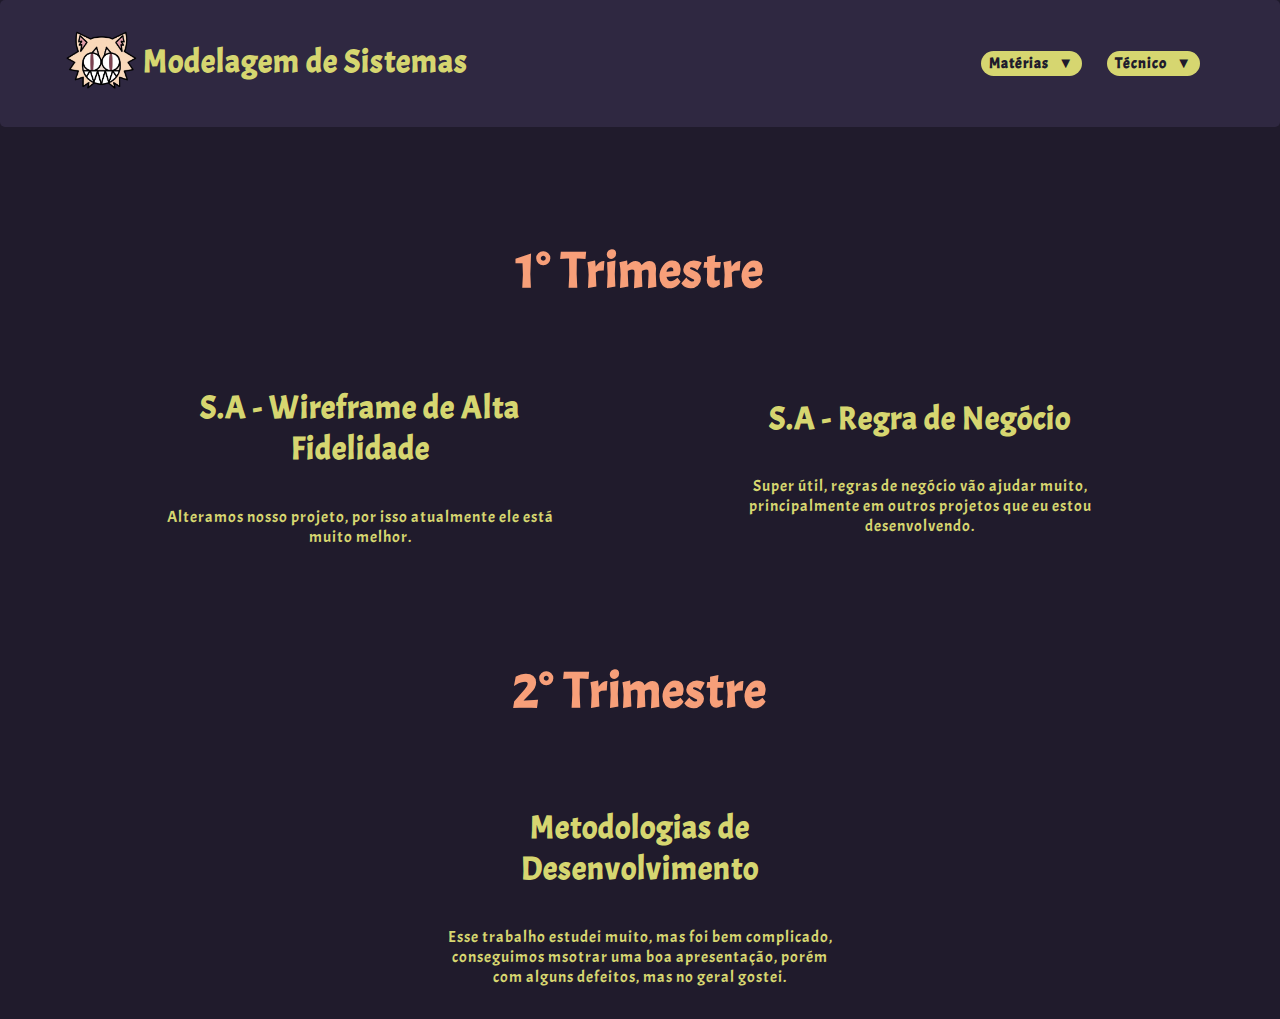
<file: tecnico/mode.html>
<!DOCTYPE html>
<html lang="en">
<head>
    <meta charset="UTF-8">
    <meta name="viewport" content="width=device-width, initial-scale=1.0">
    <title>Modelagem de Sistemas</title>
    <link rel="stylesheet" href="../style.css">
</head>
<body>
    <header>
        <div class="gemdiva">
            <a href="../index.html"> <img src="../gemagens/logo.png" alt="Logo" class="gemlogo"></a> 
            <h1>Modelagem de Sistemas</h1>
        </div>
        <nav>
            <ul>
                 <div class="paste-button">
                    <button class="button">Matérias &nbsp; ▼</button>
                    <div class="dropdown-content"> 
                    <a href="../materias/humanas.html" class="gem1">Humanas</a>
                    <a href="../materias/linguagens.html" class="gem2">Linguagens</a>
                    <a href="../materias/matematica.html" class="gem2">Matemática</a>
                    <a href="../materias/natureza.html" class="gem3">Natureza</a>
                    </div>
                  </div>
                  <div class="paste-button">
                    <button class="button">Técnico &nbsp; ▼</button>
                    <div class="dropdown-content"> 
                    <a href="../tecnico/banco.html" class="gem1">Banco de Dados</a>
                    <a href="../tecnico/desenvolv.html" class="gem2">Desenvolvimento de Sistemas</a>
                    <a href="../tecnico/implanta.html" class="gem2">Implantação e Manutenção de Sistemas</a>
                    <a href="../tecnico/mode.html" class="gem2">Modelagem de Sistemas</a>
                    <a href="../tecnico/progdeapp.html" class="gem2">Programação de Aplicativos</a>
                    <a href="../tecnico/teste.html" class="gem2">Teste de Sistemas</a>
                    <a href="https://docs.google.com/document/d/15PEaZbfwAQTMQNyluL918mG1O6o7k94fG2k2cEOFBBo/edit?usp=sharing" class="gem3">Projetos Próprios</a>
                    </div>
                  </div>
            </ul>
        </nav>
    </header>
    <div class="gemtri">
        <h1>1° Trimestre</h1>
    </div>
    <div class="gema" style="margin-top: 4rem; text-align: center;">    
        <div>
            <a class="gemtrab" href="https://www.figma.com/design/uH066gTPki0re8OKHqpiJU/Projeto-SA?node-id=0-1&t=DwJq8X3mZHXzLm2F-1"><h1>S.A - Wireframe de Alta Fidelidade</h1></a>
            <p>Alteramos nosso projeto, por isso atualmente ele está muito melhor.</p>
        </div>
        <div>
            <a class="gemtrab" href="https://docs.google.com/spreadsheets/d/1eGZm7VoCWoy1hTRyLKbW_vukjGJLCXYqiWfmo45_4ho/edit?usp=sharing"><h1>S.A - Regra de Negócio</h1></a>
            <p>Super útil, regras de negócio vão ajudar muito, principalmente em outros projetos que eu estou desenvolvendo.</p>
        </div>
    </div>
    <div class="gemtri">
        <h1>2° Trimestre</h1>
    </div>
    <div class="gema" style="margin-top: 4rem; text-align: center; margin-bottom: 2rem">    
        <div>
            <a class="gemtrab" href="https://www.canva.com/design/DAGEjj2LPu4/5t-QDeFDHc38W1ItudV-7w/edit?utm_content=DAGEjj2LPu4&utm_campaign=designshare&utm_medium=link2&utm_source=sharebutton"><h1>Metodologias de Desenvolvimento</h1></a>
            <p>Esse trabalho estudei muito, mas foi bem complicado, conseguimos msotrar uma boa apresentação, porém com alguns defeitos, mas no geral gostei.</p>
        </div>
    </div>
</body>
</html>
</file>
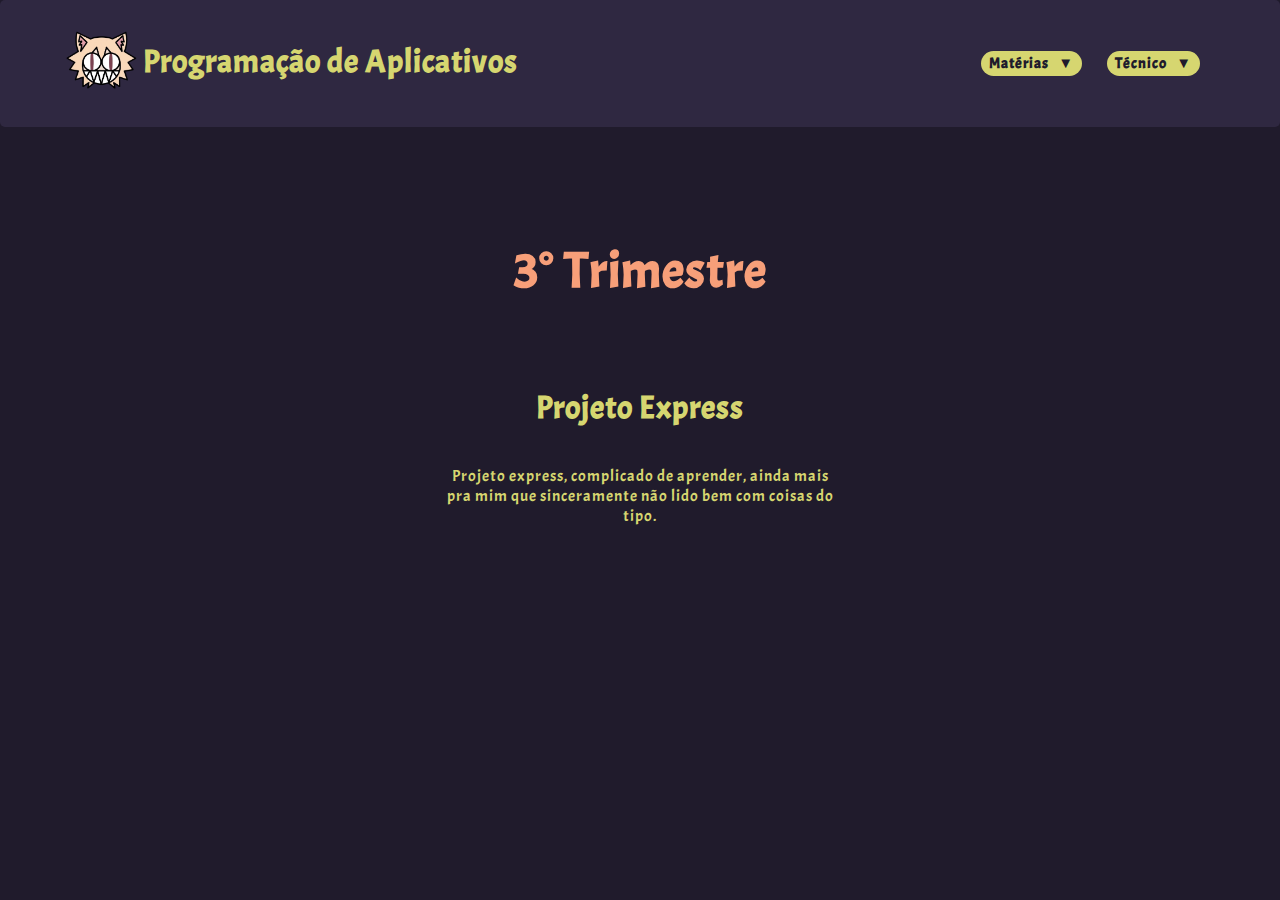
<file: tecnico/progdeapp.html>
<!DOCTYPE html>
<html lang="en">
<head>
    <meta charset="UTF-8">
    <meta name="viewport" content="width=device-width, initial-scale=1.0">
    <title>Modelagem de Sistemas</title>
    <link rel="stylesheet" href="../style.css">
</head>
<body>
    <header>
        <div class="gemdiva">
            <a href="../index.html"> <img src="../gemagens/logo.png" alt="Logo" class="gemlogo"></a> 
            <h1>Programação de Aplicativos</h1>
        </div>
        <nav>
            <ul>
                 <div class="paste-button">
                    <button class="button">Matérias &nbsp; ▼</button>
                    <div class="dropdown-content"> 
                    <a href="../materias/humanas.html" class="gem1">Humanas</a>
                    <a href="../materias/linguagens.html" class="gem2">Linguagens</a>
                    <a href="../materias/matematica.html" class="gem2">Matemática</a>
                    <a href="../materias/natureza.html" class="gem3">Natureza</a>
                    </div>
                  </div>
                  <div class="paste-button">
                    <button class="button">Técnico &nbsp; ▼</button>
                    <div class="dropdown-content"> 
                    <a href="../tecnico/banco.html" class="gem1">Banco de Dados</a>
                    <a href="../tecnico/desenvolv.html" class="gem2">Desenvolvimento de Sistemas</a>
                    <a href="../tecnico/implanta.html" class="gem2">Implantação e Manutenção de Sistemas</a>
                    <a href="../tecnico/mode.html" class="gem2">Modelagem de Sistemas</a>
                    <a href="../tecnico/progdeapp.html" class="gem2">Programação de Aplicativos</a>
                    <a href="../tecnico/teste.html" class="gem2">Teste de Sistemas</a>
                    <a href="https://docs.google.com/document/d/15PEaZbfwAQTMQNyluL918mG1O6o7k94fG2k2cEOFBBo/edit?usp=sharing" class="gem3">Projetos Próprios</a>
                    </div>
                  </div>
            </ul>
        </nav>
    </header>
    <div class="gemtri">
        <h1>3° Trimestre</h1>
    </div>
    <div class="gema" style="margin-top: 4rem; text-align: center;">    
        <div>
            <a class="gemtrab" href="https://github.com/NickZen0/handlebars-gem?authuser=1"><h1>Projeto Express</h1></a>
            <p>Projeto express, complicado de aprender, ainda mais pra mim que sinceramente não lido bem com coisas do tipo.</p>
        </div>
    </div>
</body>
</html>
</file>
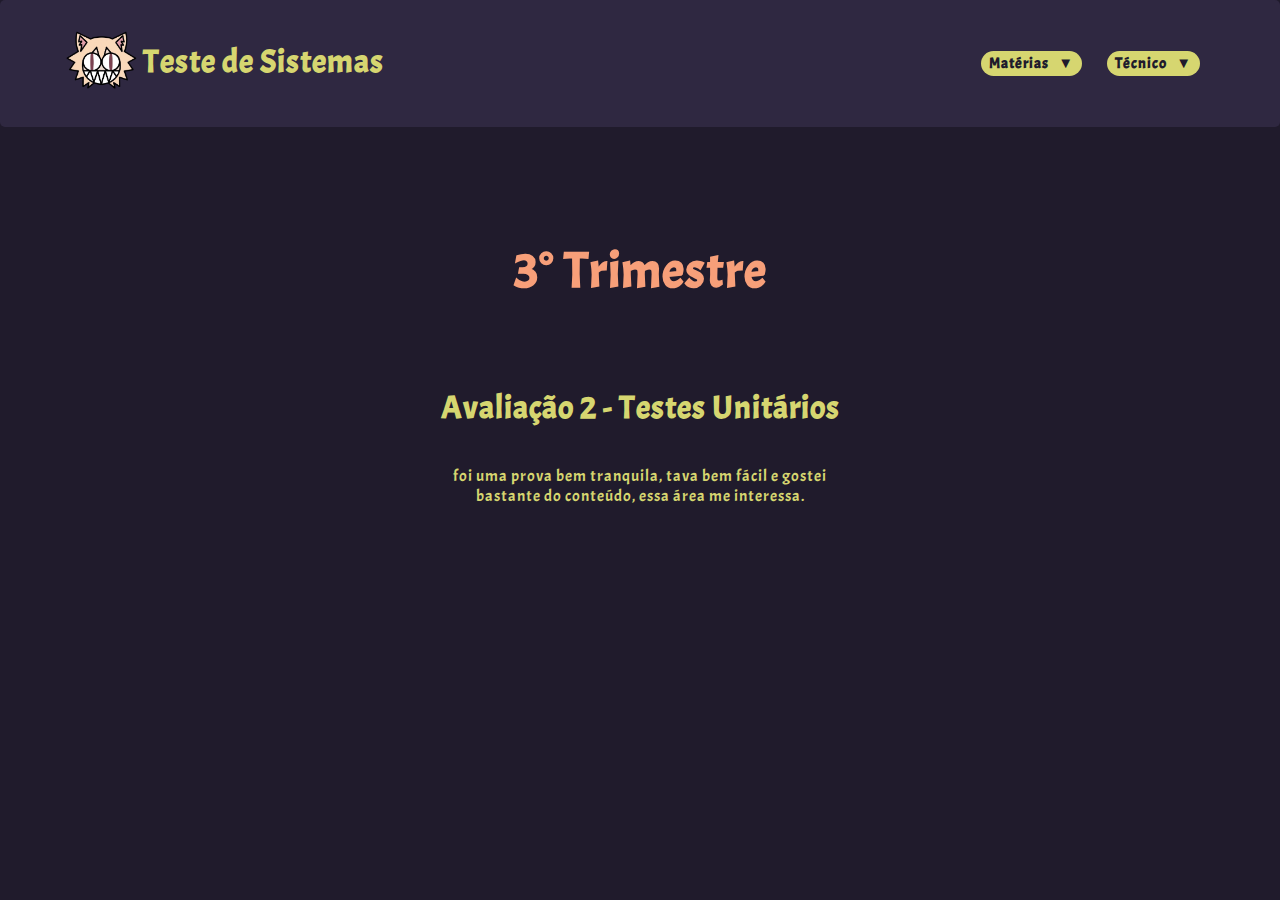
<file: tecnico/teste.html>
<!DOCTYPE html>
<html lang="en">
<head>
    <meta charset="UTF-8">
    <meta name="viewport" content="width=device-width, initial-scale=1.0">
    <title>Modelagem de Sistemas</title>
    <link rel="stylesheet" href="../style.css">
</head>
<body>
    <header>
        <div class="gemdiva">
            <a href="../index.html"> <img src="../gemagens/logo.png" alt="Logo" class="gemlogo"></a> 
            <h1>Teste de Sistemas</h1>
        </div>
        <nav>
            <ul>
                 <div class="paste-button">
                    <button class="button">Matérias &nbsp; ▼</button>
                    <div class="dropdown-content"> 
                    <a href="../materias/humanas.html" class="gem1">Humanas</a>
                    <a href="../materias/linguagens.html" class="gem2">Linguagens</a>
                    <a href="../materias/matematica.html" class="gem2">Matemática</a>
                    <a href="../materias/natureza.html" class="gem3">Natureza</a>
                    </div>
                  </div>
                  <div class="paste-button">
                    <button class="button">Técnico &nbsp; ▼</button>
                    <div class="dropdown-content"> 
                    <a href="../tecnico/banco.html" class="gem1">Banco de Dados</a>
                    <a href="../tecnico/desenvolv.html" class="gem2">Desenvolvimento de Sistemas</a>
                    <a href="../tecnico/implanta.html" class="gem2">Implantação e Manutenção de Sistemas</a>
                    <a href="../tecnico/mode.html" class="gem2">Modelagem de Sistemas</a>
                    <a href="../tecnico/progdeapp.html" class="gem2">Programação de Aplicativos</a>
                    <a href="../tecnico/teste.html" class="gem2">Teste de Sistemas</a>
                    <a href="https://docs.google.com/document/d/15PEaZbfwAQTMQNyluL918mG1O6o7k94fG2k2cEOFBBo/edit?usp=sharing" class="gem3">Projetos Próprios</a>
                    </div>
                  </div>
            </ul>
        </nav>
    </header>
    <div class="gemtri">
        <h1>3° Trimestre</h1>
    </div>
    <div class="gema" style="margin-top: 4rem; text-align: center;">    
        <div>
            <a class="gemtrab" href="https://docs.google.com/forms/d/e/1FAIpQLSezJLplljlCuLzpYBV_GtPPd3JPS0zCzm0VIVXB7LqNb1z4pA/viewscore?viewscore=AE0zAgBdrdr55gjv6kbEfGL-8MnPYwemfnC-cn1nmtWNqk4xfXgglDsweH_uQMRgRw"><h1>Avaliação 2 - Testes Unitários</h1></a>
            <p>foi uma prova bem tranquila, tava bem fácil e gostei bastante do conteúdo, essa área me interessa.</p>
        </div>
    </div>
</body>
</html>
</file>
<file: style.css>
@import url('https://fonts.googleapis.com/css2?family=Acme&display=swap');
@import url('https://fonts.googleapis.com/css2?family=Acme&display=swap');

:root {
    --amarelogemal: #d6d670;
    --roxogemal: #a060e0;
    --trimes: #F79F79;
}

body{
    padding: 0;
    margin: 0;
    font-family: "Acme", sans-serif;
    letter-spacing: 1px;
    background-color: #201b2c;
}
header{
    display: flex;
    justify-content: space-between;
    align-items: center;
    padding: 20px 60px;
    background-color: #2f2841;
    color: var(--amarelogemal);
    border-radius: 05px;
}
header ul{
    display: flex;
    gap: 25px;
    margin: 20px
}
ul li{
    list-style-type: none;
}
a{
    text-decoration: none;
    color: var(--amarelogemal);
}
.button {
    background-color: var(--amarelogemal);
    color: #201b2c;
    font-size: 15px;
    letter-spacing: 1px;
    font-weight: bold;
    font-family: "Acme", sans-serif;
    border: 2px solid transparent;
    border-radius: 15px;
    cursor: pointer;
}
.dropdown-content {
    display: none;
    font-size: 13px;
    position: absolute;
    z-index: 1;
    min-width: 150px;
    background-color: #201b2c;
    border: 2px solid var(--amarelogemal);
    border-radius: 0px 15px 15px 15px;
    box-shadow: 0px 8px 16px 0px var(--amarelogemal);
  }
  
  .dropdown-content a {
    color: var(--amarelogemal);
    padding: 8px;
    text-decoration: none;
    display: block;
    transition: 0.1s;
  }
  
  .dropdown-content a:hover {
    background-color: var(--amarelogemal);
    color: #201b2c;
  }
  
  .dropdown-content a:focus {
    background-color: #201b2c;
    color: var(--amarelogemal);
  }
  
  .dropdown-content #top:hover {
    border-radius: 0px 13px 0px 0px;
  }
  
  .dropdown-content #bottom:hover {
    border-radius: 0px 0px 13px 13px;
  }
  
  .paste-button:hover button {
    border-radius: 15px 15px 0px 0px;
  }
  
  .paste-button:hover .dropdown-content {
    display: block;
  }

.gem1{
    border-radius: 0px 11px 0px 0px;
}

.gem2{
    border-radius: 0px;
}

.gem3{
  border-radius: 0px 0px 11px 11px;
}

.gem4{
  border-radius: 0px 11px 11px 11px;
}

.gema{
  color: var(--amarelogemal);
  font-family: "Acme", sans-serif;
  display: flex;
  flex-direction: row;
  flex-wrap: wrap;
  justify-content: space-evenly;
}

.gema div{
  display: flex;
  flex-direction: column;
  flex-wrap: nowrap;
  flex: 0 1 400px;
  align-items: center;
  justify-content: center;
}

.gema div p{
  text-align: center;
  margin-bottom: 0%;
}

.gemb{
  border-radius: 16px;
  background-color:var(--amarelogemal);
  box-shadow: 0px 5px 40px -12px var(--amarelogemal);
  margin: auto;
}

.gemb:hover{
  border-radius: 16px;
  background-color:var(--amarelogemal);
  box-shadow: 0px 10px 80px -24px var(--amarelogemal);
  margin: auto;
  cursor: pointer;
}

.gemlogo{
  height: 72px;
  margin: 5px;
}

.gemlogo:hover{
  height: 72px;
  cursor: pointer;
  background-color:var(--amarelogemal);
  box-shadow: 0px 5px 40px -12px var(--amarelogemal);
  border-radius: 42px;
}

.gemdiva{
  display: flex;
  flex-direction: row;
}

.gemtrab:hover{
  color: var(--roxogemal);
  text-shadow: 0px 5px 40px -12px var(--amarelogemal);
} 

.gemtri{
  margin-top: 7rem;
  text-align: center;
  color: var(--trimes);
  font-size: 25px;
}

.gemesp{
  margin-top: 2rem;
  text-align: center;
  color: var(--trimes);
  font-size: 25px;
}
</file>
